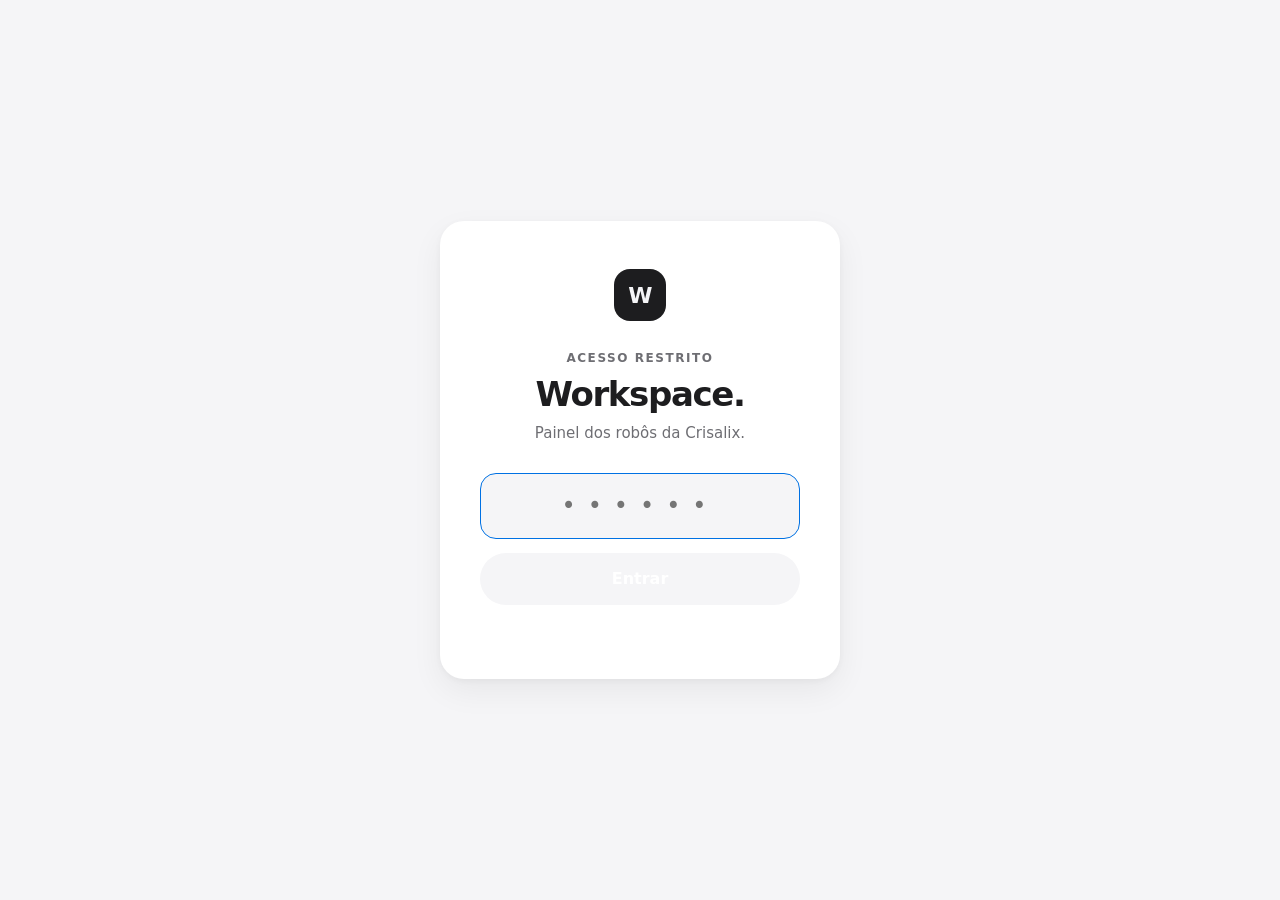
<file: index.html>
<!DOCTYPE html>
<html lang="pt-BR">
<head>
  <meta charset="utf-8">
  <meta name="viewport" content="width=device-width, initial-scale=1, viewport-fit=cover">
  <meta name="robots" content="noindex, nofollow">
  <meta name="theme-color" content="#f5f5f7">
  <title>Workspace Crisalix</title>
  <link rel="icon" href="data:image/svg+xml,%3Csvg xmlns='http://www.w3.org/2000/svg' viewBox='0 0 32 32'%3E%3Crect width='32' height='32' rx='8' fill='%231d1d1f'/%3E%3Ccircle cx='11' cy='14' r='3' fill='white'/%3E%3Ccircle cx='21' cy='14' r='3' fill='white'/%3E%3Crect x='9' y='21' width='14' height='2.5' rx='1.25' fill='white'/%3E%3C/svg%3E">
  <link rel="stylesheet" href="style.css?v=12">
</head>
<body>
  <div id="app">
    <div class="carregando-inicial">Carregando…</div>
  </div>
  <script src="config.js?v=12"></script>
  <script src="app.js?v=12"></script>
</body>
</html>
</file>
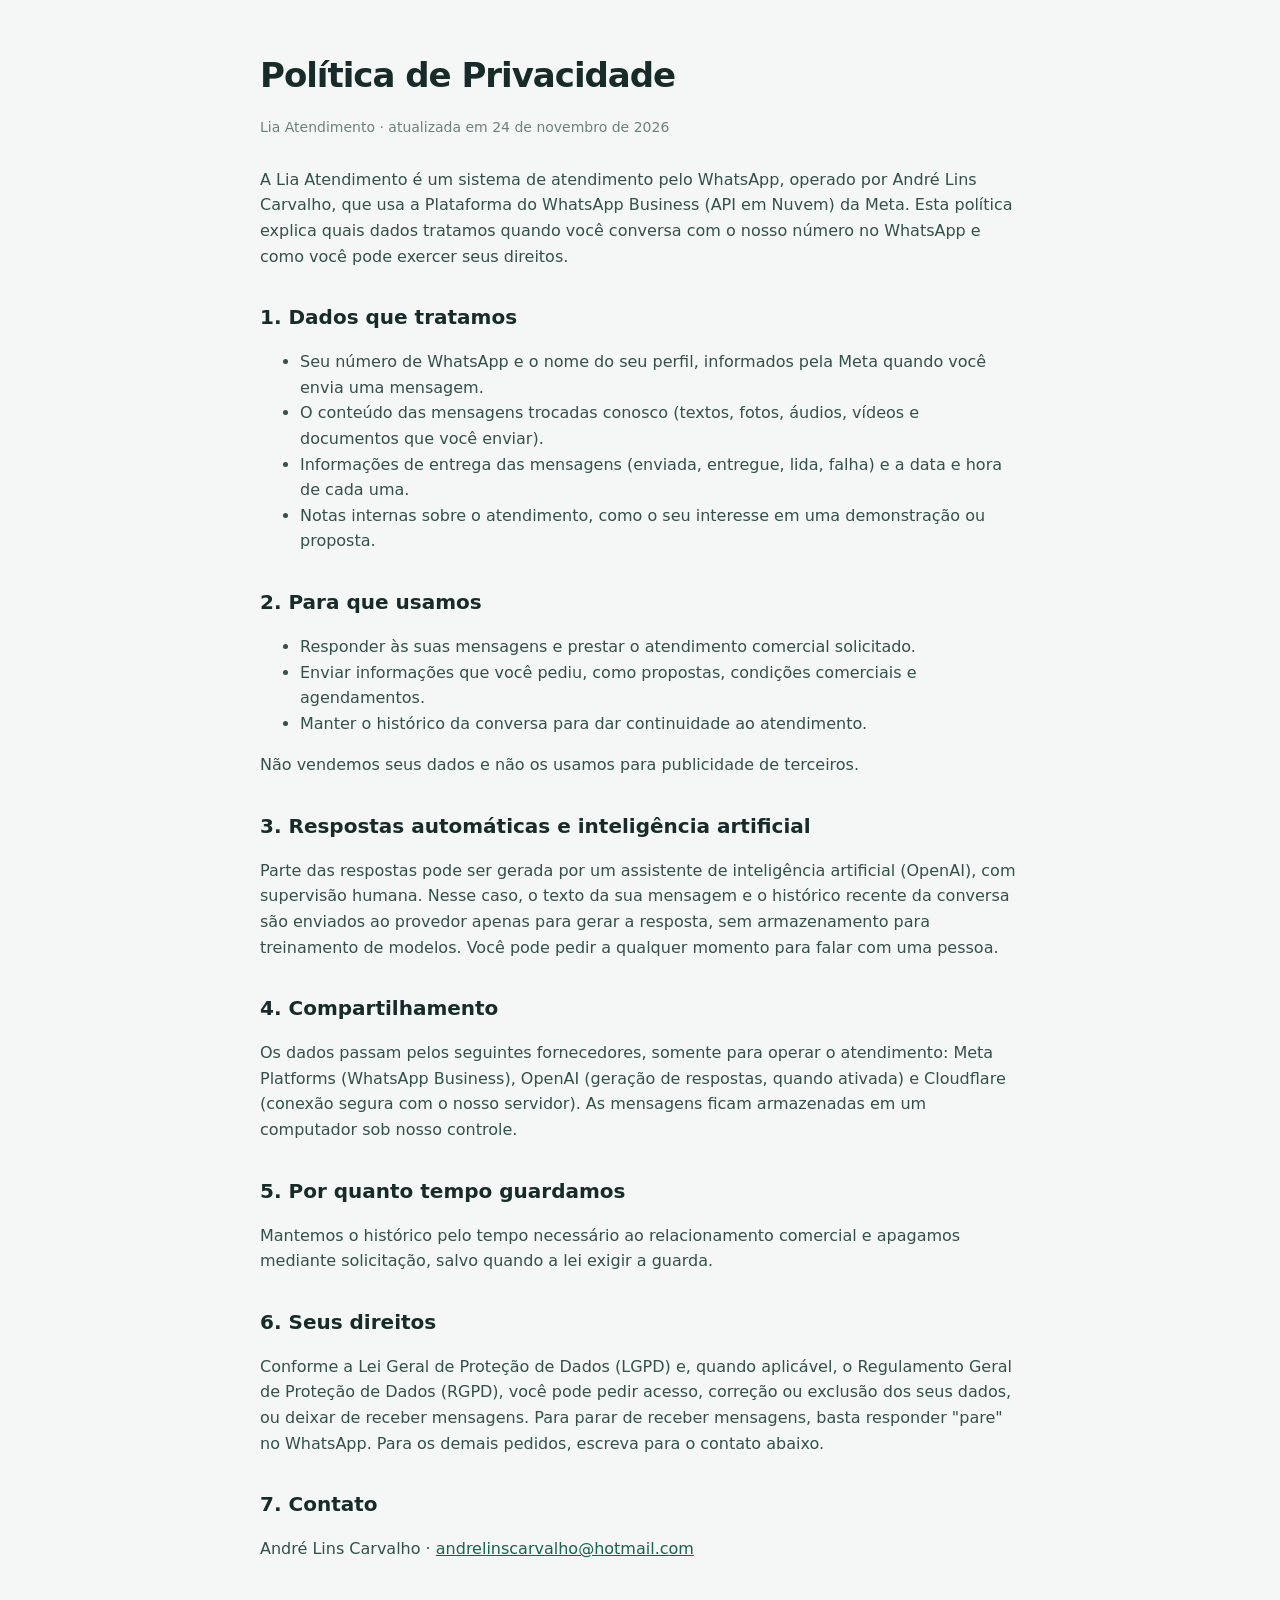
<file: lia-privacidade.html>
<!doctype html>
<html lang="pt-BR">
<head>
<meta charset="utf-8">
<meta name="viewport" content="width=device-width, initial-scale=1">
<title>Política de Privacidade · Lia Atendimento</title>
<style>
  body{font-family:system-ui,"Segoe UI",sans-serif;color:#172c29;background:#f4f7f5;margin:0;line-height:1.6}
  main{max-width:760px;margin:0 auto;padding:48px 24px 72px}
  h1{font-size:34px;letter-spacing:-.03em;margin:0 0 4px}
  h2{font-size:20px;margin:32px 0 6px}
  p,li{color:#33504a}
  .meta{color:#6b8279;font-size:14px;margin-bottom:28px}
  a{color:#17634e}
</style>
</head>
<body>
<main>
<h1>Política de Privacidade</h1>
<p class="meta">Lia Atendimento · atualizada em 24 de novembro de 2026</p>

<p>A Lia Atendimento é um sistema de atendimento pelo WhatsApp, operado por André Lins Carvalho, que usa a Plataforma do WhatsApp Business (API em Nuvem) da Meta. Esta política explica quais dados tratamos quando você conversa com o nosso número no WhatsApp e como você pode exercer seus direitos.</p>

<h2>1. Dados que tratamos</h2>
<ul>
  <li>Seu número de WhatsApp e o nome do seu perfil, informados pela Meta quando você envia uma mensagem.</li>
  <li>O conteúdo das mensagens trocadas conosco (textos, fotos, áudios, vídeos e documentos que você enviar).</li>
  <li>Informações de entrega das mensagens (enviada, entregue, lida, falha) e a data e hora de cada uma.</li>
  <li>Notas internas sobre o atendimento, como o seu interesse em uma demonstração ou proposta.</li>
</ul>

<h2>2. Para que usamos</h2>
<ul>
  <li>Responder às suas mensagens e prestar o atendimento comercial solicitado.</li>
  <li>Enviar informações que você pediu, como propostas, condições comerciais e agendamentos.</li>
  <li>Manter o histórico da conversa para dar continuidade ao atendimento.</li>
</ul>
<p>Não vendemos seus dados e não os usamos para publicidade de terceiros.</p>

<h2>3. Respostas automáticas e inteligência artificial</h2>
<p>Parte das respostas pode ser gerada por um assistente de inteligência artificial (OpenAI), com supervisão humana. Nesse caso, o texto da sua mensagem e o histórico recente da conversa são enviados ao provedor apenas para gerar a resposta, sem armazenamento para treinamento de modelos. Você pode pedir a qualquer momento para falar com uma pessoa.</p>

<h2>4. Compartilhamento</h2>
<p>Os dados passam pelos seguintes fornecedores, somente para operar o atendimento: Meta Platforms (WhatsApp Business), OpenAI (geração de respostas, quando ativada) e Cloudflare (conexão segura com o nosso servidor). As mensagens ficam armazenadas em um computador sob nosso controle.</p>

<h2>5. Por quanto tempo guardamos</h2>
<p>Mantemos o histórico pelo tempo necessário ao relacionamento comercial e apagamos mediante solicitação, salvo quando a lei exigir a guarda.</p>

<h2>6. Seus direitos</h2>
<p>Conforme a Lei Geral de Proteção de Dados (LGPD) e, quando aplicável, o Regulamento Geral de Proteção de Dados (RGPD), você pode pedir acesso, correção ou exclusão dos seus dados, ou deixar de receber mensagens. Para parar de receber mensagens, basta responder "pare" no WhatsApp. Para os demais pedidos, escreva para o contato abaixo.</p>

<h2>7. Contato</h2>
<p>André Lins Carvalho · <a href="mailto:andrelinscarvalho@hotmail.com">andrelinscarvalho@hotmail.com</a></p>
</main>
</body>
</html>
</file>
<file: style.css>
/* =========================================================
   Workspace Crisalix — identidade Apple Medical
   Tokens, tipografia do sistema, cards raio 24, cor = significado.
   Mapa semântico do painel:
     azul    = ação, sinal, item ativo, follow-up
     laranja = prospect (ainda não comprou), atenção
     verde-azulado = cliente, registro ok
     vermelho = erro, atraso
   ========================================================= */
:root {
  --bg: #f5f5f7;
  --card: #ffffff;
  --ink: #1d1d1f;
  --muted: #6e6e73;
  --line: #d2d2d7;
  --soft: #f5f5f7;
  --hover: #ebebef;
  --accent: #0066cc;
  --blue: #0071e3;
  --red: #ff3b30;
  --orange: #ff9f0a;
  --teal: #30b0c7;
  --glass: rgba(255, 255, 255, .74);
  --shadow: 0 2px 6px rgba(0, 0, 0, .04), 0 12px 32px rgba(0, 0, 0, .06);
  --out: cubic-bezier(.2, .8, .2, 1);
  --ease: cubic-bezier(.7, 0, .2, 1);
  --font: -apple-system, BlinkMacSystemFont, "SF Pro Text", "SF Pro Display", "Segoe UI Variable Text", "Segoe UI", system-ui, sans-serif;

  /* aliases usados no app */
  --text: var(--ink);
  --surface: var(--card);
  --surface-2: var(--soft);
  --faint: var(--muted);
  --prospect: var(--orange);
  --cliente: var(--teal);
  --danger: var(--red);
  --warn: var(--orange);
  --ok: var(--teal);
}

@media (prefers-color-scheme: dark) {
  :root {
    --bg: #000000;
    --card: #1d1d1f;
    --ink: #f5f5f7;
    --muted: #a1a1a6;
    --line: #38383a;
    --soft: #2c2c2e;
    --hover: #2c2c2e;
    --accent: #2997ff;
    --blue: #0a84ff;
    --red: #ff453a;
    --orange: #ff9f0a;
    --teal: #40c8e0;
    --glass: rgba(29, 29, 31, .74);
    --shadow: none;
  }
}

/* tons de preenchimento derivados da cor (7–22%) */
:root {
  --blue-soft: color-mix(in srgb, var(--blue) 12%, var(--card));
  --red-soft: color-mix(in srgb, var(--red) 12%, var(--card));
  --orange-soft: color-mix(in srgb, var(--orange) 16%, var(--card));
  --teal-soft: color-mix(in srgb, var(--teal) 16%, var(--card));
}

* { box-sizing: border-box; }
html, body { margin: 0; }
body {
  background: var(--bg);
  color: var(--ink);
  font: 400 15px/1.5 var(--font);
  -webkit-font-smoothing: antialiased;
  transition: background .6s, color .6s;
}
a { color: var(--accent); text-decoration: none; }
a:hover { text-decoration: underline; }
button { font: inherit; color: inherit; }
svg.ic { width: 16px; height: 16px; fill: none; stroke: currentColor; stroke-width: 2.2; stroke-linecap: round; stroke-linejoin: round; flex: none; }
.carregando-inicial { padding: 40vh 0 0; text-align: center; color: var(--muted); }

/* ---------- Tipografia ---------- */
.kicker { display: block; font-size: 12px; font-weight: 700; letter-spacing: .13em; text-transform: uppercase; color: var(--muted); margin-bottom: 10px; }
h1 { font-size: 46px; font-weight: 700; letter-spacing: -.045em; line-height: 1.04; margin: 0; }
h2 { font-size: 24px; font-weight: 700; letter-spacing: -.035em; line-height: 1.15; margin: 0; }
.lede { font-size: 19px; line-height: 1.5; color: var(--muted); margin: 12px 0 0; max-width: 720px; }
.num { font-size: 12px; font-weight: 700; letter-spacing: .12em; color: var(--accent); font-variant-numeric: tabular-nums; }

/* ---------- Barra superior (glass) ---------- */
.topo {
  position: sticky; top: 0; z-index: 20;
  background: var(--glass);
  -webkit-backdrop-filter: blur(18px) saturate(180%);
  backdrop-filter: blur(18px) saturate(180%);
  border-bottom: 1px solid color-mix(in srgb, var(--line) 60%, transparent);
}
.topo-in { max-width: 1280px; margin: 0 auto; padding: 12px 72px; display: flex; align-items: center; gap: 16px; }
.marca { display: flex; align-items: center; gap: 10px; font-weight: 650; letter-spacing: -.02em; color: var(--ink); font-size: 15px; }
.marca:hover { text-decoration: none; }
.marca-logo { width: 26px; height: 26px; border-radius: 8px; background: var(--ink); color: var(--bg); display: grid; place-items: center; font-size: 13px; font-weight: 700; letter-spacing: -.04em; }
.migalha { color: var(--muted); font-size: 14px; display: flex; gap: 8px; align-items: center; min-width: 0; }
.migalha a { color: var(--muted); }
.migalha span:last-child { color: var(--ink); font-weight: 600; white-space: nowrap; overflow: hidden; text-overflow: ellipsis; }
.topo-acoes { margin-left: auto; display: flex; align-items: center; gap: 8px; }
.atualizado { color: var(--muted); font-size: 12px; font-weight: 600; letter-spacing: .06em; text-transform: uppercase; white-space: nowrap; }
.progresso { position: absolute; left: 0; bottom: -1px; height: 3px; width: 0; background: var(--blue); opacity: 0; }
.progresso.ativo { opacity: 1; animation: barra 1.6s var(--ease) infinite; }
@keyframes barra { 0% { width: 0; left: 0; } 50% { width: 60%; left: 20%; } 100% { width: 0; left: 100%; } }

/* ---------- Layout ---------- */
.pagina { max-width: 1280px; margin: 0 auto; padding: 56px 72px 96px; }
.cabeca { display: flex; align-items: flex-end; justify-content: space-between; gap: 24px; margin: 0 0 40px; flex-wrap: wrap; }
.secao { margin-top: 64px; }
.secao-titulo { display: flex; align-items: baseline; gap: 14px; margin-bottom: 20px; flex-wrap: wrap; }
.secao-titulo .sub { color: var(--muted); font-size: 14.5px; margin-left: auto; }
.cartao { background: var(--card); border-radius: 24px; box-shadow: var(--shadow); }
@media (prefers-color-scheme: dark) { .cartao { border: 1px solid #2c2c2e; } }

/* ---------- Botões ---------- */
.btn {
  display: inline-flex; align-items: center; gap: 8px;
  border: 0; background: var(--soft); color: var(--ink); border-radius: 999px;
  padding: 8px 16px; font-size: 14px; font-weight: 600; cursor: pointer; white-space: nowrap;
  transition: background .2s;
}
.btn:hover { background: var(--hover); text-decoration: none; }
.cartao .btn { background: var(--soft); }
.btn-primario { background: var(--blue); color: #fff; }
.btn-primario:hover { background: var(--blue); filter: brightness(1.08); }
.btn-icone { padding: 8px 10px; }
.btn[disabled] { opacity: .45; cursor: default; }

/* ---------- Login ---------- */
.login { min-height: 100vh; display: grid; place-items: center; padding: 24px; }
.login-caixa { width: 100%; max-width: 400px; padding: 48px 40px 40px; text-align: center; }
.login-caixa .marca-logo { width: 52px; height: 52px; border-radius: 16px; font-size: 22px; margin: 0 auto 28px; }
.login-caixa h1 { font-size: 34px; letter-spacing: -.04em; }
.login-caixa p { margin: 10px 0 28px; color: var(--muted); font-size: 15px; }
.login-caixa input {
  width: 100%; font: inherit; font-size: 24px; letter-spacing: .5em; text-align: center; font-variant-numeric: tabular-nums;
  padding: 14px; border-radius: 16px; border: 1.5px solid var(--line); background: var(--soft); color: var(--ink);
  transition: border-color .2s;
}
.login-caixa input:focus { outline: none; border-color: var(--blue); }
.login-caixa .btn { width: 100%; justify-content: center; padding: 14px; margin-top: 14px; font-size: 16px; }
.login-erro { color: var(--red); font-size: 14px; min-height: 22px; margin-top: 12px; }

/* ---------- Hub de robôs ---------- */
.robos { display: grid; grid-template-columns: repeat(auto-fill, minmax(360px, 1fr)); gap: 28px; }
.robo { padding: 28px; display: flex; flex-direction: column; gap: 22px; color: var(--ink); transition: transform .9s var(--out); }
a.robo:hover { text-decoration: none; transform: translateY(-3px); }
.robo-topo { display: flex; align-items: center; gap: 14px; }
.robo-avatar { width: 46px; height: 46px; border-radius: 14px; display: grid; place-items: center; color: #fff; font-weight: 700; font-size: 20px; letter-spacing: -.04em; flex: none; }
.robo-nome { font-weight: 700; font-size: 26px; letter-spacing: -.035em; line-height: 1.1; }
.robo-papel { color: var(--muted); font-size: 14.5px; margin-top: 2px; }
.robo-numeros { display: grid; grid-template-columns: repeat(3, 1fr); gap: 0; border-top: 1px solid var(--line); padding-top: 18px; }
.robo-numeros div { padding-right: 12px; }
.robo-numeros b { display: block; font-size: 34px; font-weight: 700; letter-spacing: -.04em; line-height: 1.1; font-variant-numeric: tabular-nums; }
.robo-numeros span { color: var(--muted); font-size: 11px; font-weight: 700; letter-spacing: .1em; text-transform: uppercase; }
.robo.inativo { box-shadow: none; background: transparent; border: 1.5px dashed var(--line); }
.robo.inativo .robo-avatar { opacity: .5; }

.status { display: inline-flex; align-items: center; gap: 7px; font-size: 11px; font-weight: 700; letter-spacing: .1em; text-transform: uppercase; padding: 6px 12px; border-radius: 999px; white-space: nowrap; }
.status::before { content: ""; width: 7px; height: 7px; border-radius: 50%; background: currentColor; }
.status.ok { color: var(--teal); background: var(--teal-soft); }
.status.ok::before { animation: pz 2.4s var(--out) infinite; }
.status.alerta { color: var(--orange); background: var(--orange-soft); }
.status.erro { color: var(--red); background: var(--red-soft); }
.status.neutro { color: var(--muted); background: var(--soft); }
@keyframes pz { 0%, 100% { box-shadow: 0 0 0 0 color-mix(in srgb, currentColor 40%, transparent); } 50% { box-shadow: 0 0 0 5px transparent; } }

/* ---------- KPIs (cards de dado) ---------- */
.kpis { display: grid; grid-template-columns: repeat(auto-fit, minmax(200px, 1fr)); gap: 24px; }
.kpi { padding: 24px; }
.kpi-rotulo { color: var(--muted); font-size: 11px; font-weight: 700; letter-spacing: .12em; text-transform: uppercase; }
.kpi-valor { font-size: 46px; font-weight: 700; letter-spacing: -.045em; line-height: 1.05; margin-top: 10px; font-variant-numeric: tabular-nums; }
.kpi-detalhe { color: var(--muted); font-size: 14.5px; margin-top: 6px; }
.kpi.destaque .kpi-valor { color: var(--orange); }

/* ---------- Filtros ---------- */
.filtros { display: flex; gap: 10px; flex-wrap: wrap; align-items: center; }
.seg { display: inline-flex; background: var(--hover); border-radius: 999px; padding: 3px; }
.seg button { border: 0; background: transparent; padding: 7px 16px; border-radius: 999px; font-size: 14px; font-weight: 600; cursor: pointer; color: var(--muted); transition: background .3s, color .3s; }
.seg button.ativo { background: var(--card); color: var(--ink); box-shadow: 0 1px 4px rgba(0, 0, 0, .08); }
.busca { border: 0; background: var(--hover); border-radius: 999px; padding: 9px 16px; font: inherit; font-size: 14px; color: var(--ink); min-width: 220px; }
.busca:focus { outline: 2px solid var(--blue); outline-offset: 0; }
select.busca { min-width: 0; padding-right: 12px; }
.legenda { display: flex; gap: 16px; color: var(--muted); font-size: 13.5px; margin-left: auto; }
.dotc { display: inline-flex; align-items: center; gap: 7px; }
.dotc::before { content: ""; width: 9px; height: 9px; border-radius: 50%; background: var(--c); }

/* ---------- Cards de doutor ---------- */
.drs { display: grid; grid-template-columns: repeat(auto-fill, minmax(300px, 1fr)); gap: 24px; }
.dr { padding: 24px; display: flex; flex-direction: column; gap: 18px; cursor: pointer; color: var(--ink); transition: transform .9s var(--out), box-shadow .9s var(--out); }
.dr:hover { text-decoration: none; transform: translateY(-3px); }
.dr-topo { display: flex; align-items: flex-start; gap: 14px; }
.dr-ini { width: 44px; height: 44px; border-radius: 50%; display: grid; place-items: center; font-weight: 700; font-size: 14px; letter-spacing: -.02em; flex: none; border: 1.5px solid currentColor; }
.dr-ini.prospect { background: var(--orange-soft); color: var(--orange); }
.dr-ini.cliente { background: var(--teal-soft); color: var(--teal); }
.dr-nome { font-weight: 700; font-size: 18px; letter-spacing: -.025em; line-height: 1.25; }
.dr-sub { color: var(--muted); font-size: 13.5px; margin-top: 2px; }
.etq { display: inline-block; font-size: 11px; font-weight: 700; letter-spacing: .1em; padding: 4px 10px; border-radius: 999px; text-transform: uppercase; white-space: nowrap; }
.etq.prospect { color: var(--orange); background: var(--orange-soft); }
.etq.cliente { color: var(--teal); background: var(--teal-soft); }
.etq.alerta { color: var(--orange); background: var(--orange-soft); }
.etq.erro { color: var(--red); background: var(--red-soft); }
.etq.neutro { color: var(--muted); background: var(--soft); }
.dr-linhas { display: grid; gap: 0; font-size: 14.5px; }
.dr-linha { display: grid; grid-template-columns: 100px 1fr; gap: 10px; padding: 10px 0; border-top: 1px solid var(--line); }
.dr-linha .r, .r { color: var(--muted); }
.dr-linha > .r:first-child { font-size: 11px; font-weight: 700; letter-spacing: .1em; text-transform: uppercase; padding-top: 3px; }
.dr-pend { display: -webkit-box; -webkit-line-clamp: 2; -webkit-box-orient: vertical; overflow: hidden; }
.dr-pend.atrasada { color: var(--red); }
.dr-rodape { display: flex; gap: 6px; flex-wrap: wrap; margin-top: auto; }
.vazio { padding: 40px; text-align: center; color: var(--muted); }

/* ---------- Tabelas (cmp) ---------- */
.tabela-wrap { overflow-x: auto; padding: 8px 24px; }
table { width: 100%; border-collapse: collapse; font-size: 14.5px; }
th { text-align: left; font-size: 11px; font-weight: 700; letter-spacing: .12em; text-transform: uppercase; color: var(--muted); padding: 16px 12px 12px; border-bottom: 1px solid var(--line); white-space: nowrap; }
td { padding: 14px 12px; border-bottom: 1px solid var(--line); vertical-align: top; }
td:nth-child(2) { font-weight: 600; }
tr:last-child td { border-bottom: 0; }
tr.clicavel { cursor: pointer; transition: background .2s; }
tr.clicavel:hover td { background: var(--soft); }
.num, td.num { font-variant-numeric: tabular-nums; white-space: nowrap; }

/* ---------- Listas (rows) ---------- */
.lista { display: flex; flex-direction: column; padding: 6px 24px; }
.item { display: grid; grid-template-columns: 92px 1fr auto; gap: 14px; padding: 16px 0; border-top: 1px solid var(--line); align-items: start; font-size: 14.5px; }
.item:first-child { border-top: 0; }
.item .quando { color: var(--accent); font-size: 12px; font-weight: 700; letter-spacing: .1em; text-transform: uppercase; font-variant-numeric: tabular-nums; padding-top: 2px; }
.item .quando.atrasada { color: var(--red); }
.item .quem { font-weight: 650; font-size: 16px; letter-spacing: -.02em; }
.item .oque { color: var(--muted); margin-top: 2px; }
.item a.quem { color: var(--ink); }

.duas-col { display: grid; grid-template-columns: 1fr 1fr; gap: 28px; }
@media (max-width: 960px) { .duas-col { grid-template-columns: 1fr; } }

.barras { display: grid; gap: 16px; padding: 28px; }
.barra { display: grid; grid-template-columns: 130px 1fr 40px; align-items: center; gap: 14px; font-size: 14.5px; }
.barra .trilho { height: 6px; background: var(--soft); border-radius: 99px; overflow: hidden; }
.barra .cheio { height: 100%; border-radius: 99px; background: var(--blue); transform-origin: left; }
.entrar .barra .cheio { animation: crescer 1.3s var(--ease) both; animation-delay: .9s; }
@keyframes crescer { from { transform: scaleX(0); } }
.barra .n { text-align: right; font-variant-numeric: tabular-nums; font-weight: 650; }

/* ---------- Detalhe do doutor ---------- */
.dr-cabeca { padding: 36px; display: flex; gap: 24px; align-items: flex-start; flex-wrap: wrap; }
.dr-cabeca .dr-ini { width: 64px; height: 64px; font-size: 21px; }
.dr-cabeca h1 { font-size: 46px; }
.dr-cabeca .meta { color: var(--muted); font-size: 14.5px; margin-top: 14px; display: flex; gap: 16px; flex-wrap: wrap; align-items: center; }
.dr-cabeca .acoes { margin-left: auto; display: flex; gap: 8px; flex-wrap: wrap; }
.grade-dr { display: grid; grid-template-columns: minmax(0, 1fr) 360px; gap: 28px; margin-top: 28px; align-items: start; }
@media (max-width: 1040px) { .grade-dr { grid-template-columns: 1fr; } }
.painel-lateral { display: grid; gap: 28px; }
.bloco { padding: 32px; }
.bloco h3 { font-size: 11px; margin: 0 0 18px; color: var(--muted); font-weight: 700; text-transform: uppercase; letter-spacing: .12em; }

.resumo { font-size: 16px; line-height: 1.65; max-width: 720px; }
.resumo h4 { font-size: 11px; text-transform: uppercase; letter-spacing: .12em; color: var(--accent); margin: 28px 0 8px; font-weight: 700; }
.resumo h4:first-child { margin-top: 0; }
.resumo p { margin: 0 0 8px; }
.resumo ul { margin: 0 0 10px; padding: 0; list-style: none; }
.resumo li { margin: 0; padding: 8px 0 8px 18px; border-top: 1px solid var(--line); position: relative; }
.resumo li::before { content: ""; position: absolute; left: 0; top: 17px; width: 6px; height: 6px; border-radius: 50%; background: var(--line); }
.resumo .titulo-resumo { font-size: 24px; font-weight: 700; letter-spacing: -.035em; line-height: 1.2; margin-bottom: 16px; }
.resumo .campo b { font-weight: 650; }

.pend-lista { display: grid; gap: 0; counter-reset: pend; }
.pend { display: grid; grid-template-columns: 30px 1fr; gap: 8px; font-size: 15px; padding: 14px 0; border-top: 1px solid var(--line); counter-increment: pend; }
.pend:first-child { border-top: 0; padding-top: 0; }
.pend .bola { width: auto; height: auto; border: 0; }
.pend .bola::before { content: counter(pend, decimal-leading-zero); font-size: 12px; font-weight: 700; letter-spacing: .12em; color: var(--accent); font-variant-numeric: tabular-nums; }
.pend.atrasada .bola::before { color: var(--red); }
.pend .d { color: var(--muted); font-size: 13.5px; margin-top: 4px; }
.pend.atrasada .d { color: var(--red); }

.linha-tempo { display: grid; position: relative; padding-left: 4px; }
.linha-tempo::before { content: ""; position: absolute; left: 9px; top: 12px; bottom: 12px; width: 2px; background: var(--line); }
.lt-item { display: grid; grid-template-columns: 18px 1fr; gap: 14px; padding: 10px 0; cursor: pointer; position: relative; }
.lt-item .ponto { width: 12px; height: 12px; border-radius: 50%; background: var(--card); border: 2px solid var(--line); margin-top: 5px; z-index: 1; transition: border-color .3s; }
.lt-item.atual .ponto { border-color: var(--blue); box-shadow: 0 0 0 4px var(--blue-soft); }
.lt-item .t { font-size: 14.5px; font-weight: 650; letter-spacing: -.01em; }
.lt-item .s { font-size: 13.5px; color: var(--muted); }
.lt-item:hover .t { color: var(--accent); }

.dados-chave { display: grid; gap: 0; font-size: 14.5px; }
.dados-chave div { display: flex; justify-content: space-between; gap: 12px; padding: 10px 0; border-top: 1px solid var(--line); }
.dados-chave div:first-child { border-top: 0; padding-top: 0; }
.dados-chave span:first-child { color: var(--muted); }
.dados-chave span:last-child { text-align: right; }

.aviso { padding: 16px 20px; border-radius: 16px; background: var(--orange-soft); color: var(--ink); font-size: 14.5px; margin-bottom: 24px; }
.aviso.erro { background: var(--red-soft); }

/* ---------- Hoje ---------- */
.hoje { display: grid; grid-template-columns: 300px 1fr; gap: 0; overflow: hidden; }
.hoje-data { padding: 36px; border-right: 1px solid var(--line); }
.hoje-dia { font-size: 46px; font-weight: 700; letter-spacing: -.045em; line-height: 1.04; }
.hoje-num { font-size: 46px; font-weight: 700; letter-spacing: -.045em; line-height: 1.04; color: var(--muted); }
.hoje-resumo { margin-top: 18px; color: var(--muted); font-size: 15px; }
.hoje-resumo b { color: var(--red); font-weight: 650; }
.hoje-lista { padding: 20px 32px; display: flex; flex-direction: column; }
.ag-sep { font-size: 11px; font-weight: 700; letter-spacing: .12em; text-transform: uppercase; color: var(--red); margin: 22px 0 4px; }
.ag-vazio { color: var(--muted); font-size: 15px; padding: 14px 0; }

.ag-item { display: grid; grid-template-columns: 64px 1fr; gap: 14px; padding: 14px 0; border-top: 1px solid var(--line); color: var(--ink); position: relative; }
.hoje-lista > .ag-item:first-child { border-top: 0; }
a.ag-item:hover { text-decoration: none; }
a.ag-item:hover .ag-titulo { color: var(--accent); }
.ag-hora { font-size: 15px; font-weight: 650; font-variant-numeric: tabular-nums; letter-spacing: -.01em; }
.ag-corpo { display: flex; flex-direction: column; min-width: 0; border-left: 3px solid var(--c); padding-left: 12px; }
.ag-titulo { font-size: 17px; font-weight: 650; letter-spacing: -.02em; line-height: 1.3; transition: color .2s; }
.ag-sub { color: var(--muted); font-size: 14.5px; margin-top: 2px; }
.ag-tipo { font-size: 11px; font-weight: 700; letter-spacing: .1em; text-transform: uppercase; color: var(--c); margin-top: 6px; }
.ag-item.atrasada .ag-hora { color: var(--red); }

/* ---------- Semana ---------- */
.semana { display: grid; grid-template-columns: repeat(7, minmax(0, 1fr)); gap: 14px; align-items: start; }
.dia { padding: 16px 14px; min-height: 150px; }
.dia.fds { background: transparent; box-shadow: none; border: 1.5px dashed var(--line); }
.dia-cab { display: flex; align-items: baseline; justify-content: space-between; margin-bottom: 10px; }
.dia-cab span { font-size: 11px; font-weight: 700; letter-spacing: .12em; text-transform: uppercase; color: var(--muted); }
.dia-cab b { font-size: 26px; font-weight: 700; letter-spacing: -.04em; font-variant-numeric: tabular-nums; }
.ag-item.compacto { grid-template-columns: 1fr; gap: 2px; padding: 9px 0; }
.ag-item.compacto .ag-hora { font-size: 12px; color: var(--muted); padding-left: 12px; border-left: 3px solid var(--c); }
.ag-item.compacto .ag-corpo { padding-left: 12px; }
.ag-item.compacto .ag-titulo { font-size: 14px; font-weight: 650; display: -webkit-box; -webkit-line-clamp: 2; -webkit-box-orient: vertical; overflow: hidden; }
.ag-item.compacto .ag-sub { font-size: 12.5px; display: -webkit-box; -webkit-line-clamp: 2; -webkit-box-orient: vertical; overflow: hidden; }
.dia .ag-vazio { font-size: 13.5px; padding: 6px 0; }
.nota { font-size: 14.5px; color: var(--muted); margin: -6px 0 18px; }
.secao-titulo .legenda { margin-left: auto; flex-wrap: wrap; }

/* ---------- Card do doutor: próximo passo e feito pela Lia ---------- */
.dr-prox { font-size: 15px; line-height: 1.45; padding-top: 14px; border-top: 1px solid var(--line); }
.dr-prox .kicker { color: var(--accent); margin-bottom: 4px; font-size: 11px; }
.dr-prox.atrasada .kicker { color: var(--red); }
.dr-feitos { display: grid; gap: 8px; padding-top: 14px; border-top: 1px solid var(--line); }
.feito { display: grid; grid-template-columns: 16px 1fr auto; gap: 8px; align-items: start; font-size: 13.5px; color: var(--muted); }
.feito .ic { color: var(--teal); margin-top: 2px; width: 15px; height: 15px; }
.feito .quando-f { font-size: 12px; white-space: nowrap; }

.rodape-links { display: flex; gap: 12px; flex-wrap: wrap; margin-top: 56px; padding-top: 24px; border-top: 1px solid var(--line); }
.rodape-links a { display: inline-flex; gap: 8px; align-items: center; background: var(--card); border-radius: 999px; padding: 10px 18px; font-size: 14px; font-weight: 600; color: var(--ink); box-shadow: var(--shadow); }
.rodape-links a:hover { text-decoration: none; color: var(--accent); }
.rodape-links b { color: var(--muted); font-weight: 600; }
a.status:hover { text-decoration: none; filter: brightness(1.05); }

@media (max-width: 1100px) {
  .semana { grid-template-columns: repeat(4, minmax(0, 1fr)); }
}
@media (max-width: 760px) {
  .hoje { grid-template-columns: 1fr; }
  .hoje-data { border-right: 0; border-bottom: 1px solid var(--line); padding: 24px; }
  .hoje-dia, .hoje-num { font-size: 34px; }
  .hoje-lista { padding: 8px 24px 16px; }
  .semana { grid-template-columns: 1fr; }
  .dia { min-height: 0; }
}

/* ---------- Ações nas pendências ---------- */
a.ag-titulo { color: var(--ink); }
a.ag-titulo:hover { color: var(--accent); text-decoration: none; }
.acoes-p { display: flex; gap: 6px; margin-top: 10px; flex-wrap: wrap; }
.btn-p { display: inline-flex; align-items: center; gap: 6px; border: 0; background: var(--soft); color: var(--ink); border-radius: 999px; padding: 6px 12px; font-size: 13px; font-weight: 600; cursor: pointer; transition: background .2s, color .2s; }
.btn-p .ic { width: 14px; height: 14px; }
.btn-p:hover { background: var(--hover); }
.btn-p[data-concluir]:hover { color: var(--teal); }
.btn-p.confirmar { background: var(--teal); color: #fff; }
.btn-p[disabled] { opacity: .5; cursor: default; }
.pend-form { display: grid; gap: 8px; }
.pend-form .kicker { margin: 4px 0 0; font-size: 11px; }
.pend-form textarea, .pend-form input[type=date] {
  width: 100%; font: inherit; font-size: 15px; color: var(--ink); background: var(--soft);
  border: 1.5px solid var(--line); border-radius: 14px; padding: 10px 12px; resize: vertical;
}
.pend-form textarea:focus, .pend-form input:focus { outline: none; border-color: var(--blue); }
.pend-botoes { display: flex; gap: 8px; margin-top: 6px; }
.pend-dica { font-size: 13px; color: var(--muted); }
.pend.editando { grid-template-columns: 30px 1fr; }

.crm-corrigir h3 { color: var(--red) !important; }
.crm-item { display: grid; gap: 10px; padding: 16px 0; border-top: 1px solid var(--line); }
.crm-item:first-of-type { border-top: 0; padding-top: 0; }
.crm-tit { font-weight: 650; font-size: 15px; display: flex; gap: 8px; align-items: center; flex-wrap: wrap; }
.crm-link { width: 100%; min-width: 0; }
.crm-item .btn { justify-self: start; }

/* ---------- Selo "Lia trabalhando" (canto superior direito do compromisso) ---------- */
.ag-item.com-selo { padding-right: 4px; }
.selo-lia { position: absolute; top: 10px; right: 0; display: inline-flex; align-items: center; gap: 7px; padding: 4px 10px 4px 6px; border-radius: 999px; background: var(--blue-soft); color: var(--blue); font-size: 11px; font-weight: 700; letter-spacing: .08em; text-transform: uppercase; }
.selo-pulso { width: 14px; height: 14px; border-radius: 50%; background: var(--blue); position: relative; flex: none; }
.selo-pulso::after { content: ""; position: absolute; inset: 0; border-radius: 50%; border: 2px solid var(--blue); animation: selo 1.6s var(--out) infinite; }
@keyframes selo { from { transform: scale(1); opacity: .9; } to { transform: scale(2.2); opacity: 0; } }
.ag-item.compacto .selo-lia { top: 6px; padding: 3px; }
.ag-item.compacto .selo-txt { display: none; }
.ag-item.compacto .selo-pulso { width: 10px; height: 10px; }
.ag-item.com-selo:not(.compacto) .ag-corpo { padding-right: 140px; }

/* ---------- Aviso flutuante ---------- */
.toast { position: fixed; left: 50%; bottom: 28px; transform: translate(-50%, 20px); opacity: 0; pointer-events: none; z-index: 50;
  background: var(--ink); color: var(--bg); padding: 12px 20px; border-radius: 999px; font-size: 14.5px; font-weight: 600; max-width: min(560px, 90vw); text-align: center;
  transition: opacity .4s var(--out), transform .4s var(--out); box-shadow: 0 8px 30px rgba(0,0,0,.2); }
.toast.mostrar { opacity: 1; transform: translate(-50%, 0); }
.toast.erro { background: var(--red); color: #fff; }

/* ---------- Menu superior da Lia ---------- */
.menu { display: flex; gap: 4px; background: var(--hover); border-radius: 999px; padding: 3px; margin-left: 8px; overflow-x: auto; }
.menu a { padding: 6px 14px; border-radius: 999px; font-size: 14px; font-weight: 600; color: var(--muted); white-space: nowrap; transition: background .3s, color .3s; }
.menu a:hover { text-decoration: none; color: var(--ink); }
.menu a.ativo { background: var(--card); color: var(--ink); box-shadow: 0 1px 4px rgba(0, 0, 0, .08); }
.menu a b { font-weight: 700; color: var(--teal); margin-left: 2px; }

/* ---------- Comando ---------- */
.pend-atual { font-size: 15px; font-weight: 600; }
.plano-resumo { font-size: 15px; margin-bottom: 4px; }
.plano { display: grid; gap: 8px; background: var(--soft); border-radius: 14px; padding: 12px 14px; }
.plano-item { display: grid; grid-template-columns: 16px 1fr; gap: 8px; font-size: 14px; line-height: 1.45; }
.plano-item .ic { color: var(--teal); margin-top: 3px; width: 15px; height: 15px; }
.plano-item .r { display: block; margin-top: 2px; }
.dr.arquivado .dr-ini { opacity: .7; }

@media (max-width: 760px) {
  .menu { margin-left: 0; }
  .menu a { padding: 6px 10px; font-size: 13px; }
}

/* ---------- Entradas (up · fz · fi) ---------- */
.entrar .a { animation: var(--an, up) .9s var(--out) both; animation-delay: var(--d, 0s); }
@keyframes up { from { opacity: 0; transform: translateY(24px); } to { opacity: 1; transform: none; } }
@keyframes fz { from { opacity: 0; transform: scale(.94); } to { opacity: 1; transform: none; } }
@keyframes fi { from { opacity: 0; } to { opacity: 1; } }

@media (prefers-reduced-motion: reduce) {
  *, *::before { animation: none !important; transition: none !important; }
}

/* ---------- Telas menores ---------- */
@media (max-width: 760px) {
  .topo-in { padding: 10px 20px; }
  .pagina { padding: 32px 20px 64px; }
  h1, .dr-cabeca h1 { font-size: 34px; }
  .lede { font-size: 17px; }
  .atualizado, .marca-txt { display: none; }
  .robos { grid-template-columns: 1fr; }
  .busca { min-width: 0; flex: 1; }
  .legenda { margin-left: 0; }
  .kpi-valor { font-size: 38px; }
  .item { grid-template-columns: 76px 1fr; }
  .item > :nth-child(3) { grid-column: 2; }
  .dr-cabeca { padding: 24px; }
  .bloco { padding: 24px; }
  .secao { margin-top: 48px; }
}
</file>
